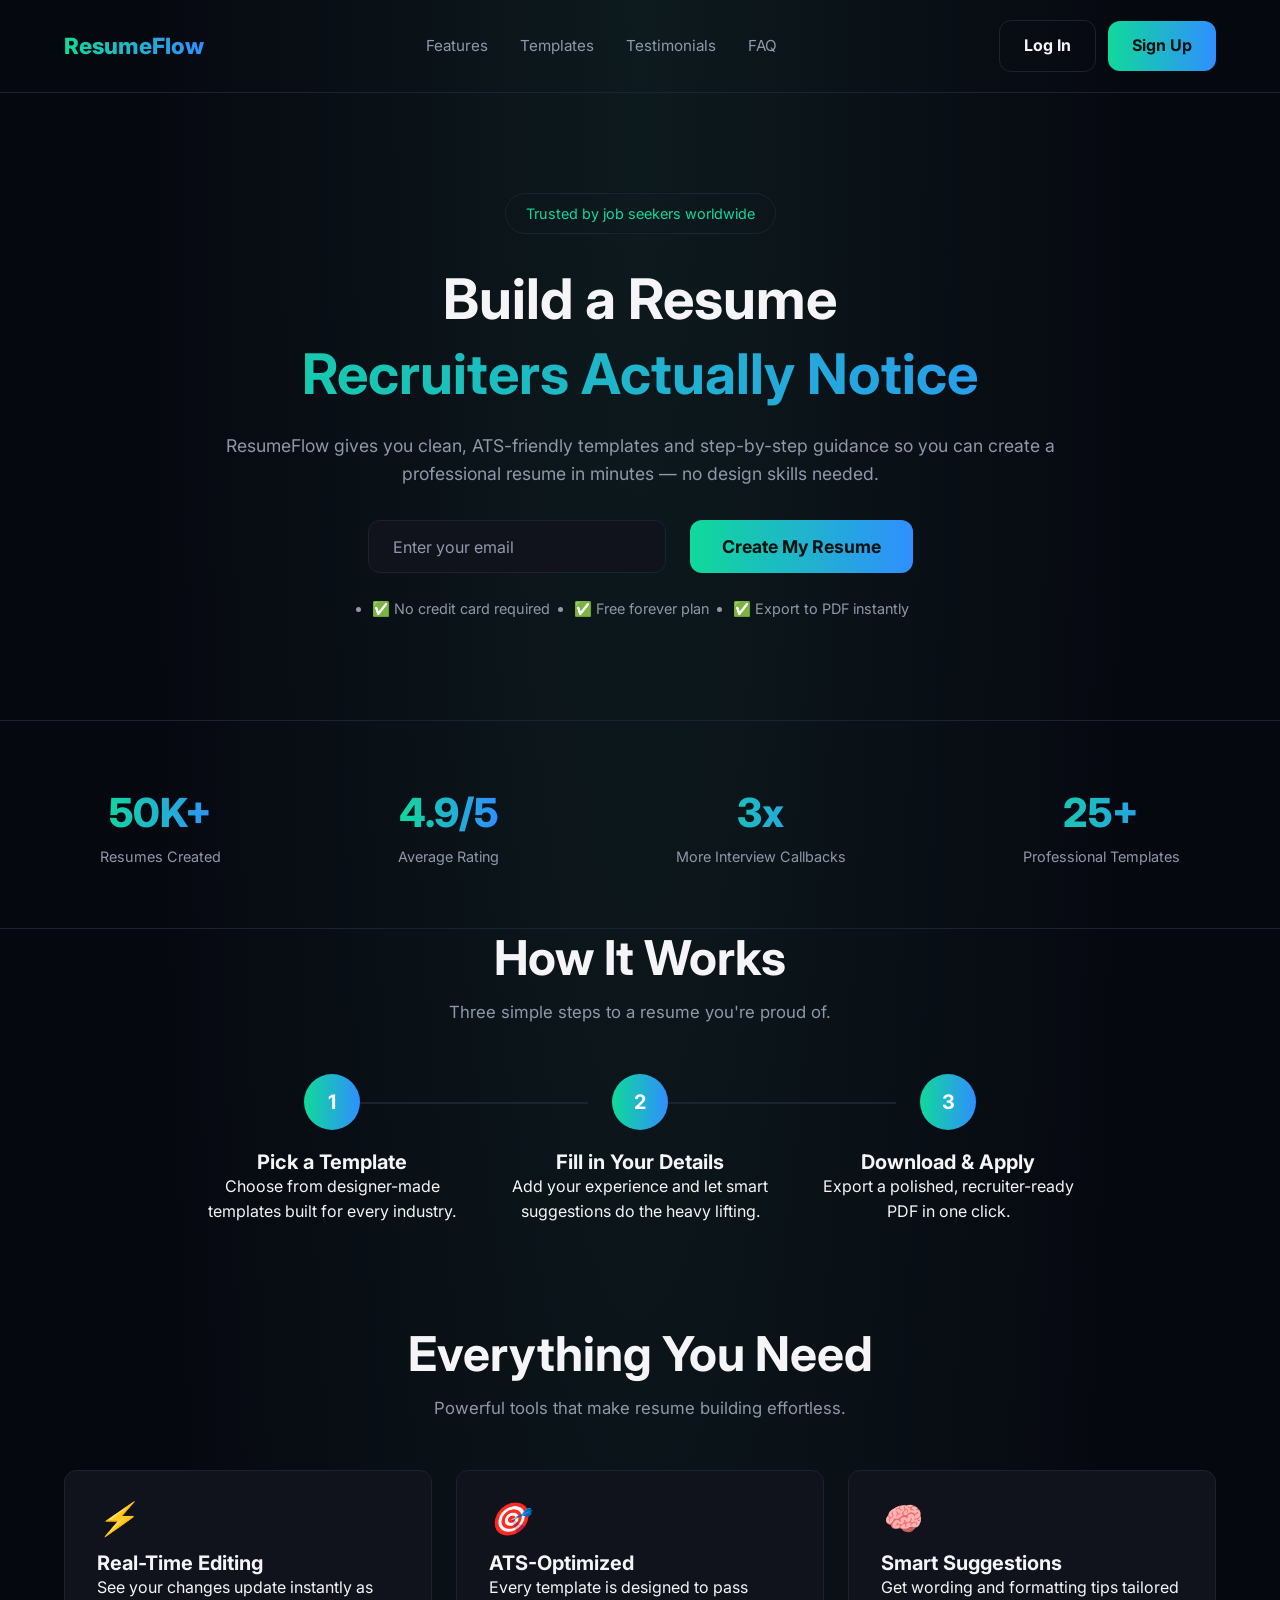
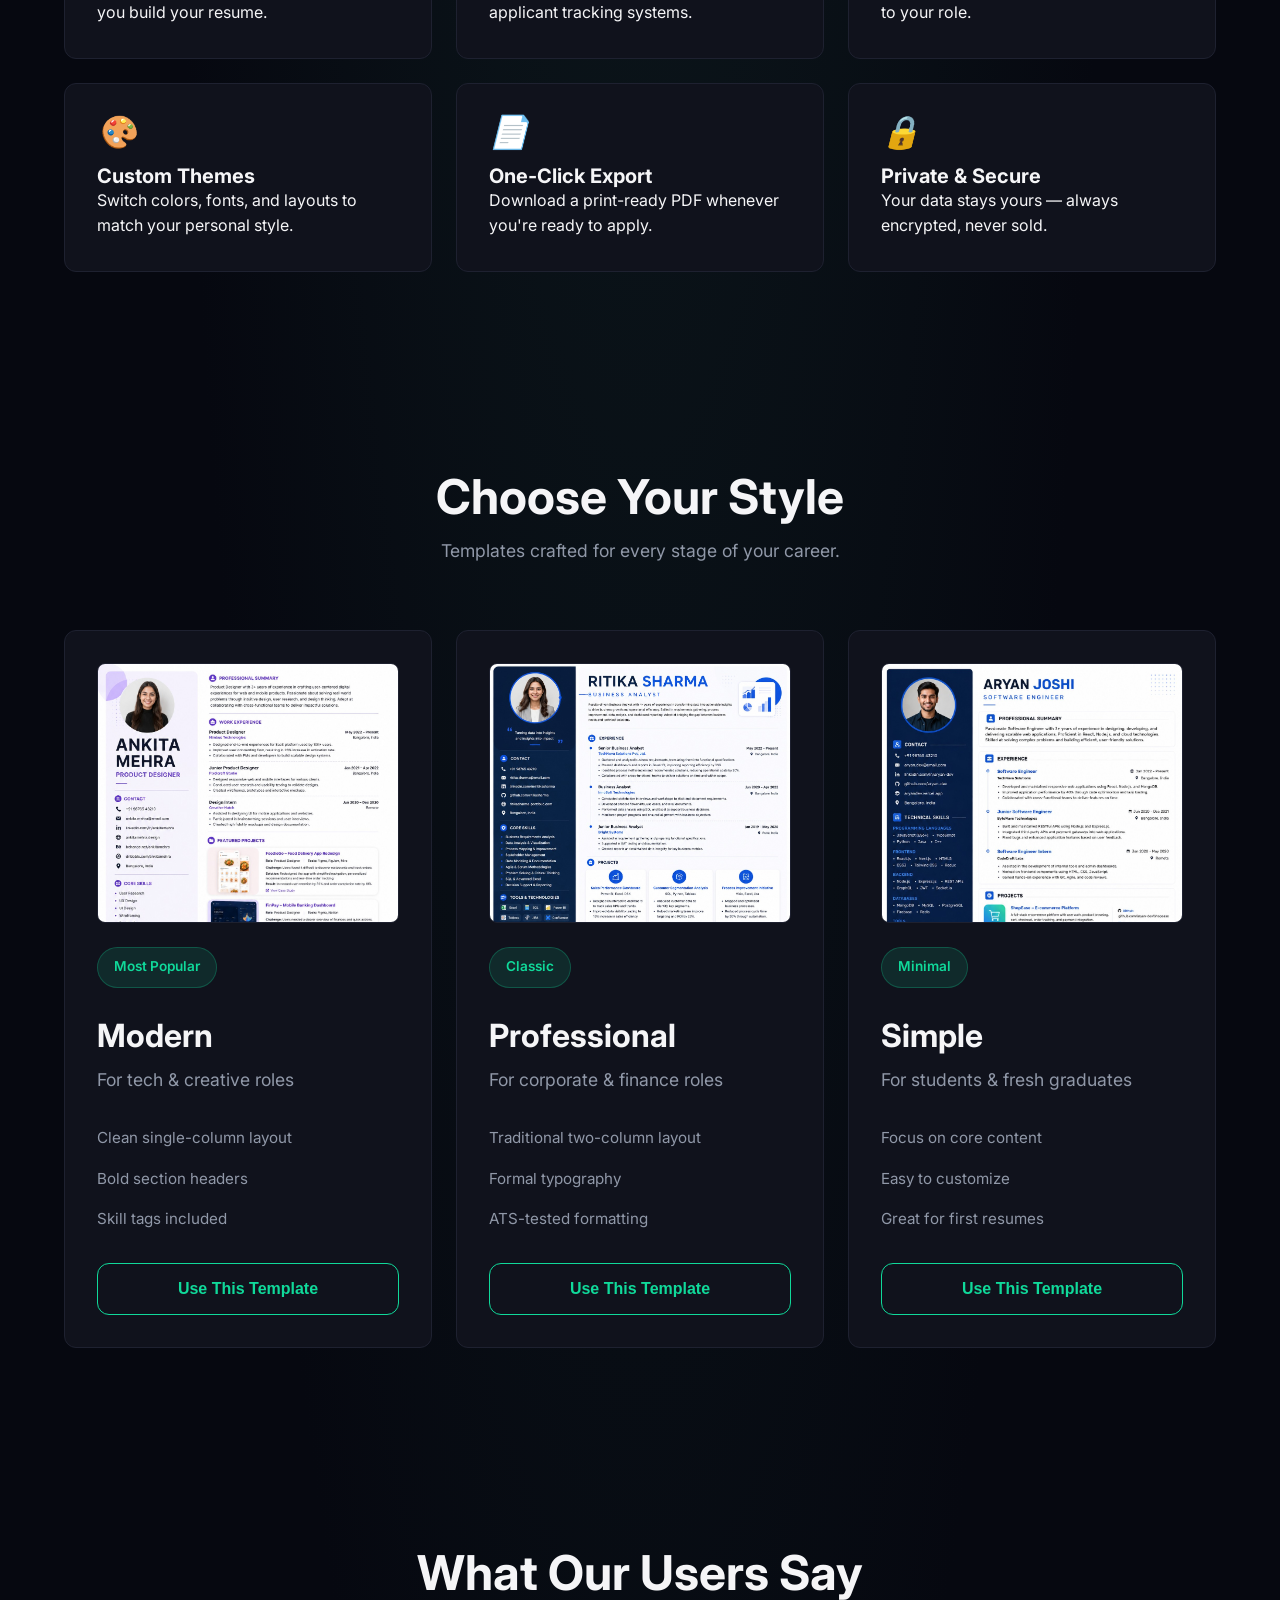
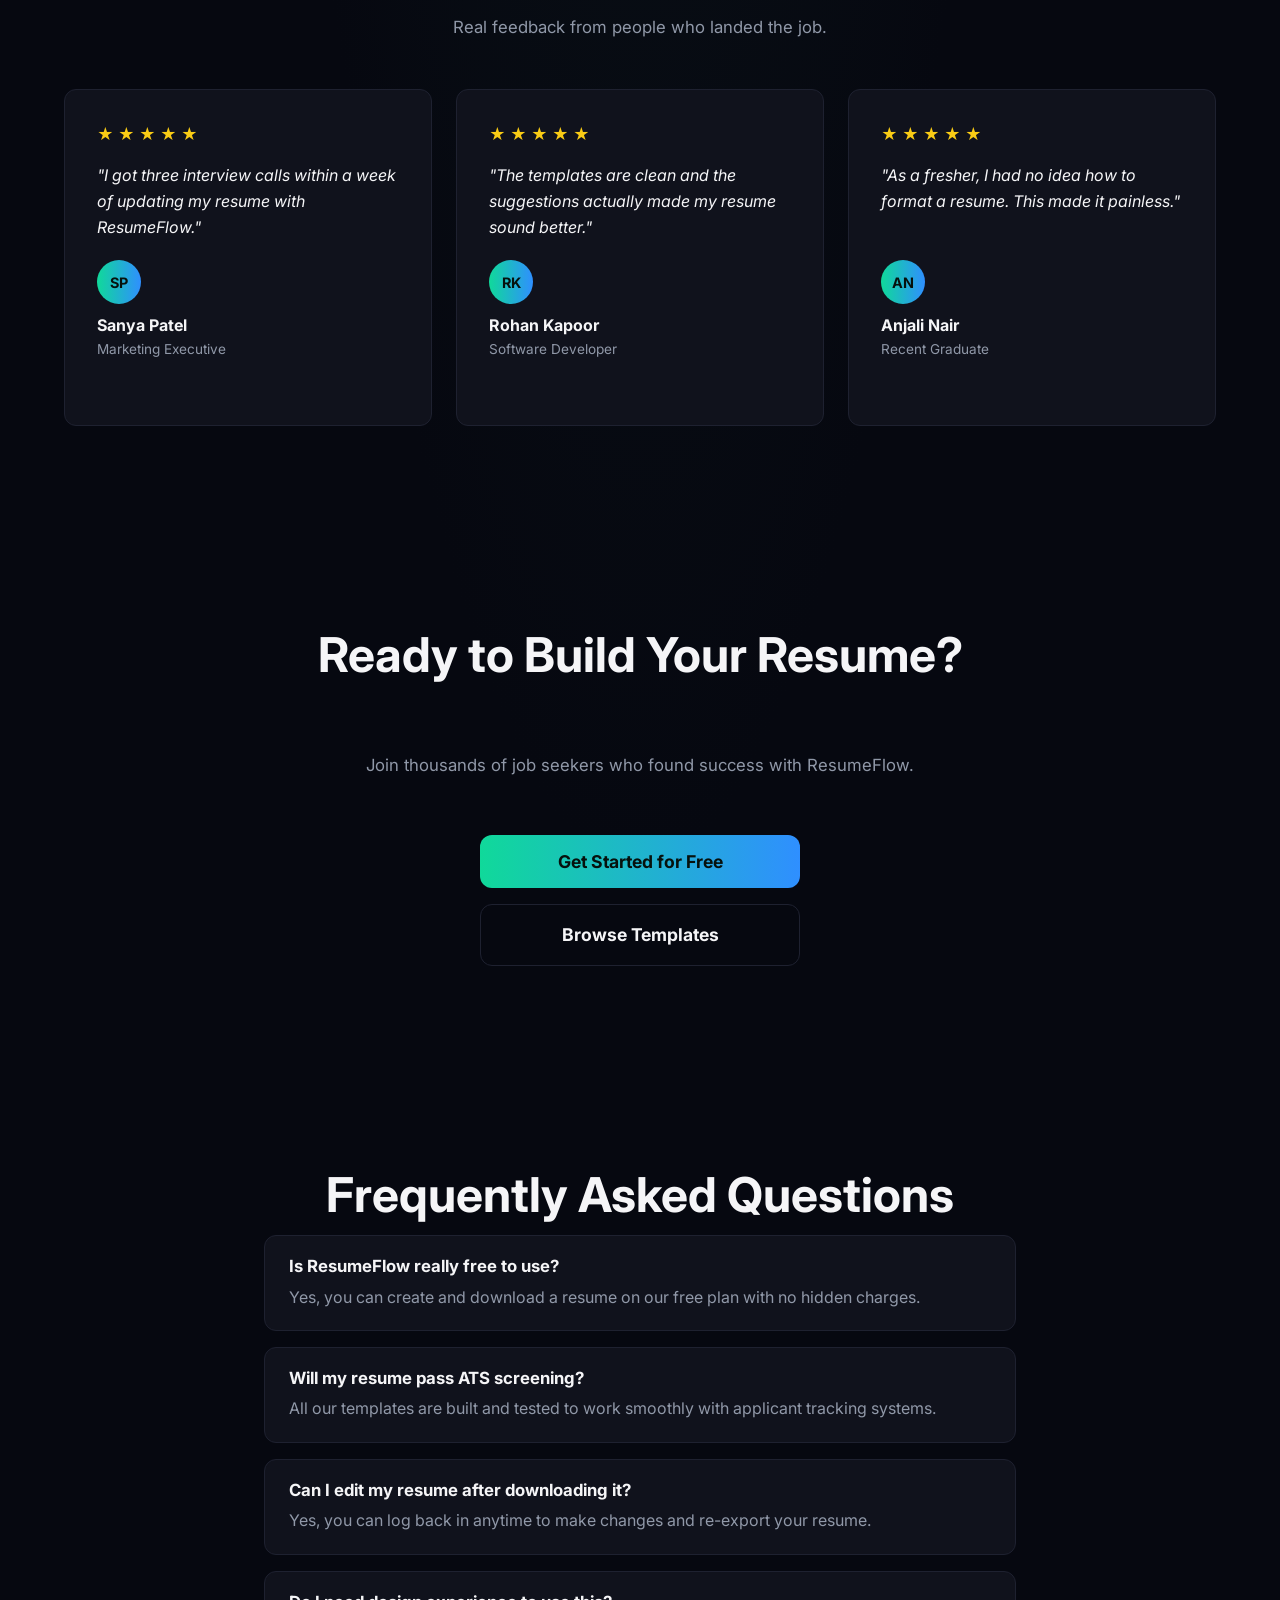
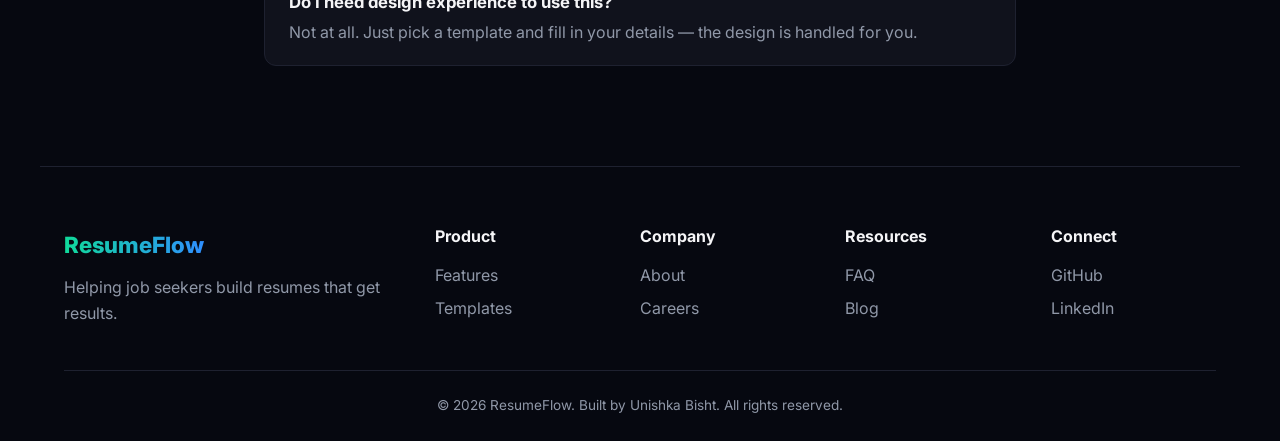
<file: index.html>
<!DOCTYPE html>
<html lang="en">

<head>
    <meta charset="UTF-8" />
    <meta name="viewport" content="width=device-width, initial-scale=1.0" />
    <title>ResumeFlow — Build a Resume That Gets You Hired</title>
    <meta name="description" content="ResumeFlow helps you create ATS-friendly, professional resumes in minutes with smart templates and real-time guidance." />
    <link rel="preconnect" href="https://fonts.googleapis.com">
    <link href="https://fonts.googleapis.com/css2?family=Inter:wght@400;600;700;800&display=swap" rel="stylesheet">
    <link rel="stylesheet" href="styles.css" />
</head>

<body>

    <header class="navbar">
        <nav class="nav container">
            <a href="#" class="logo">ResumeFlow</a>
            <ul class="nav-links">
                <li><a href="#features">Features</a></li>
                <li><a href="#templates">Templates</a></li>
                <li><a href="#testimonials">Testimonials</a></li>
                <li><a href="#faq">FAQ</a></li>
            </ul>
            <p class="nav-cta">
                <a href="login.html" class="btn btn-outline">Log In</a>
                <a href="signup.html" class="btn btn-primary">Sign Up</a>
            </p>
        </nav>
    </header>

    <!-- HERO -->
    <section class="hero container" id="hero">
        <p class="hero-badge">Trusted by job seekers worldwide</p>
        <h1>
            Build a Resume<br />
            <strong class="heading-gradient">Recruiters Actually Notice</strong>
        </h1>
        <p class="hero-subtext">
            ResumeFlow gives you clean, ATS-friendly templates and step-by-step guidance
            so you can create a professional resume in minutes — no design skills needed.
        </p>
        <form class="hero-form" onsubmit="return false;">
            <label for="email" class="visually-hidden">Enter your email</label>
            <input type="email" id="email" name="email" placeholder="Enter your email" required />
            <button type="submit" class="btn btn-primary btn-lg">Create My Resume</button>
        </form>
        <ul class="reassurance">
            <li>✅ No credit card required</li>
            <li>✅ Free forever plan</li>
            <li>✅ Export to PDF instantly</li>
        </ul>
    </section>

    <!-- STATS -->
    <section class="stats">
        <dl class="stat-item">
            <dt>50K+</dt>
            <dd>Resumes Created</dd>
        </dl>
        <dl class="stat-item">
            <dt>4.9/5</dt>
            <dd>Average Rating</dd>
        </dl>
        <dl class="stat-item">
            <dt>3x</dt>
            <dd>More Interview Callbacks</dd>
        </dl>
        <dl class="stat-item">
            <dt>25+</dt>
            <dd>Professional Templates</dd>
        </dl>
    </section>

    <!-- HOW IT WORKS -->
    <section class="how-it-works container">
        <h2>How It Works</h2>
        <p class="section-subtext">Three simple steps to a resume you're proud of.</p>
        <ol class="steps-list">
            <li class="step-card">
                <h3>Pick a Template</h3>
                <p>Choose from designer-made templates built for every industry.</p>
            </li>
            <li class="step-card">
                <h3>Fill in Your Details</h3>
                <p>Add your experience and let smart suggestions do the heavy lifting.</p>
            </li>
            <li class="step-card">
                <h3>Download & Apply</h3>
                <p>Export a polished, recruiter-ready PDF in one click.</p>
            </li>
        </ol>
    </section>

    <!-- FEATURES -->
    <section class="features container" id="features">
        <h2>Everything You Need</h2>
        <p class="section-subtext">Powerful tools that make resume building effortless.</p>
        <ul class="card-grid card-grid-3">
            <li class="card">
                <i class="card-icon">⚡</i>
                <h3>Real-Time Editing</h3>
                <p>See your changes update instantly as you build your resume.</p>
            </li>
            <li class="card">
                <i class="card-icon">🎯</i>
                <h3>ATS-Optimized</h3>
                <p>Every template is designed to pass applicant tracking systems.</p>
            </li>
            <li class="card">
                <i class="card-icon">🧠</i>
                <h3>Smart Suggestions</h3>
                <p>Get wording and formatting tips tailored to your role.</p>
            </li>
            <li class="card">
                <i class="card-icon">🎨</i>
                <h3>Custom Themes</h3>
                <p>Switch colors, fonts, and layouts to match your personal style.</p>
            </li>
            <li class="card">
                <i class="card-icon">📄</i>
                <h3>One-Click Export</h3>
                <p>Download a print-ready PDF whenever you're ready to apply.</p>
            </li>
            <li class="card">
                <i class="card-icon">🔒</i>
                <h3>Private & Secure</h3>
                <p>Your data stays yours — always encrypted, never sold.</p>
            </li>
        </ul>
    </section>

    <!-- TEMPLATES -->
    <section id="templates">
        <h2>Choose Your Style</h2>
        <p>Templates crafted for every stage of your career.</p>
        <ul class="card-grid card-grid-3">
            <li class="template-card">
                <img src="../images/1.jpeg" alt="Modern resume template preview" class="template-preview" />
                <mark class="badge">Most Popular</mark>
                <h3>Modern</h3>
                <p class="role">For tech & creative roles</p>
                <ul class="details">
                    <li>Clean single-column layout</li>
                    <li>Bold section headers</li>
                    <li>Skill tags included</li>
                </ul>
                <button type="button">Use This Template</button>
            </li>
            <li class="template-card">
                <img src="../images/2.jpeg" alt="Professional resume template preview" class="template-preview" />
                <mark class="badge">Classic</mark>
                <h3>Professional</h3>
                <p class="role">For corporate & finance roles</p>
                <ul class="details">
                    <li>Traditional two-column layout</li>
                    <li>Formal typography</li>
                    <li>ATS-tested formatting</li>
                </ul>
                <button type="button">Use This Template</button>
            </li>
            <li class="template-card">
                <img src="../images/3.jpeg" alt="Simple resume template preview" class="template-preview" />
                <mark class="badge">Minimal</mark>
                <h3>Simple</h3>
                <p class="role">For students & fresh graduates</p>
                <ul class="details">
                    <li>Focus on core content</li>
                    <li>Easy to customize</li>
                    <li>Great for first resumes</li>
                </ul>
                <button type="button">Use This Template</button>
            </li>
        </ul>
    </section>

    <!-- TESTIMONIALS -->
    <section class="testimonials container" id="testimonials">
        <h2>What Our Users Say</h2>
        <p class="section-subtext">Real feedback from people who landed the job.</p>
        <ul class="card-grid card-grid-3">
            <li class="card testimonial-card">
                <p class="stars">★★★★★</p>
                <p class="quote">"I got three interview calls within a week of updating my resume with ResumeFlow."</p>
                <b class="avatar">SP</b>
                <h3>Sanya Patel</h3>
                <p class="role">Marketing Executive</p>
            </li>
            <li class="card testimonial-card">
                <p class="stars">★★★★★</p>
                <p class="quote">"The templates are clean and the suggestions actually made my resume sound better."</p>
                <b class="avatar">RK</b>
                <h3>Rohan Kapoor</h3>
                <p class="role">Software Developer</p>
            </li>
            <li class="card testimonial-card">
                <p class="stars">★★★★★</p>
                <p class="quote">"As a fresher, I had no idea how to format a resume. This made it painless."</p>
                <b class="avatar">AN</b>
                <h3>Anjali Nair</h3>
                <p class="role">Recent Graduate</p>
            </li>
        </ul>
    </section>

    <!-- CTA BAND -->
    <section class="cta-band">
        <h2>Ready to Build Your Resume?</h2>
        <p class="section-subtext">Join thousands of job seekers who found success with ResumeFlow.</p>
        <button type="button" class="btn btn-primary btn-lg" data-open-modal="registerModal">Get Started for Free</button>
        <a href="#templates" class="btn btn-outline btn-lg">Browse Templates</a>
    </section>

    <!-- FAQ -->
    <section class="faq" id="faq">
        <h2>Frequently Asked Questions</h2>
        <ul class="faq-list">
            <li class="faq-item">
                <h3>Is ResumeFlow really free to use?</h3>
                <p>Yes, you can create and download a resume on our free plan with no hidden charges.</p>
            </li>
            <li class="faq-item">
                <h3>Will my resume pass ATS screening?</h3>
                <p>All our templates are built and tested to work smoothly with applicant tracking systems.</p>
            </li>
            <li class="faq-item">
                <h3>Can I edit my resume after downloading it?</h3>
                <p>Yes, you can log back in anytime to make changes and re-export your resume.</p>
            </li>
            <li class="faq-item">
                <h3>Do I need design experience to use this?</h3>
                <p>Not at all. Just pick a template and fill in your details — the design is handled for you.</p>
            </li>
        </ul>
    </section>

    <!-- FOOTER -->
    <footer class="footer container">
        <section class="footer-grid">
            <section class="footer-brand">
                <a href="#" class="logo">ResumeFlow</a>
                <p>Helping job seekers build resumes that get results.</p>
            </section>
            <nav class="footer-col">
                <h4>Product</h4>
                <ul>
                    <li><a href="#features">Features</a></li>
                    <li><a href="#templates">Templates</a></li>
                </ul>
            </nav>
            <nav class="footer-col">
                <h4>Company</h4>
                <ul>
                    <li><a href="#">About</a></li>
                    <li><a href="#">Careers</a></li>
                </ul>
            </nav>
            <nav class="footer-col">
                <h4>Resources</h4>
                <ul>
                    <li><a href="#faq">FAQ</a></li>
                    <li><a href="#">Blog</a></li>
                </ul>
            </nav>
            <nav class="footer-col">
                <h4>Connect</h4>
                <ul>
                    <li><a href="https://github.com/Unishkabisht" target="_blank" rel="noopener">GitHub</a></li>
                    <li><a href="#">LinkedIn</a></li>
                </ul>
            </nav>
        </section>
        <p class="copyright">© <time id="year"></time> ResumeFlow. Built by Unishka Bisht. All rights reserved.</p>
    </footer>

    <script src="script.js"></script>
</body>

</html>
</file>
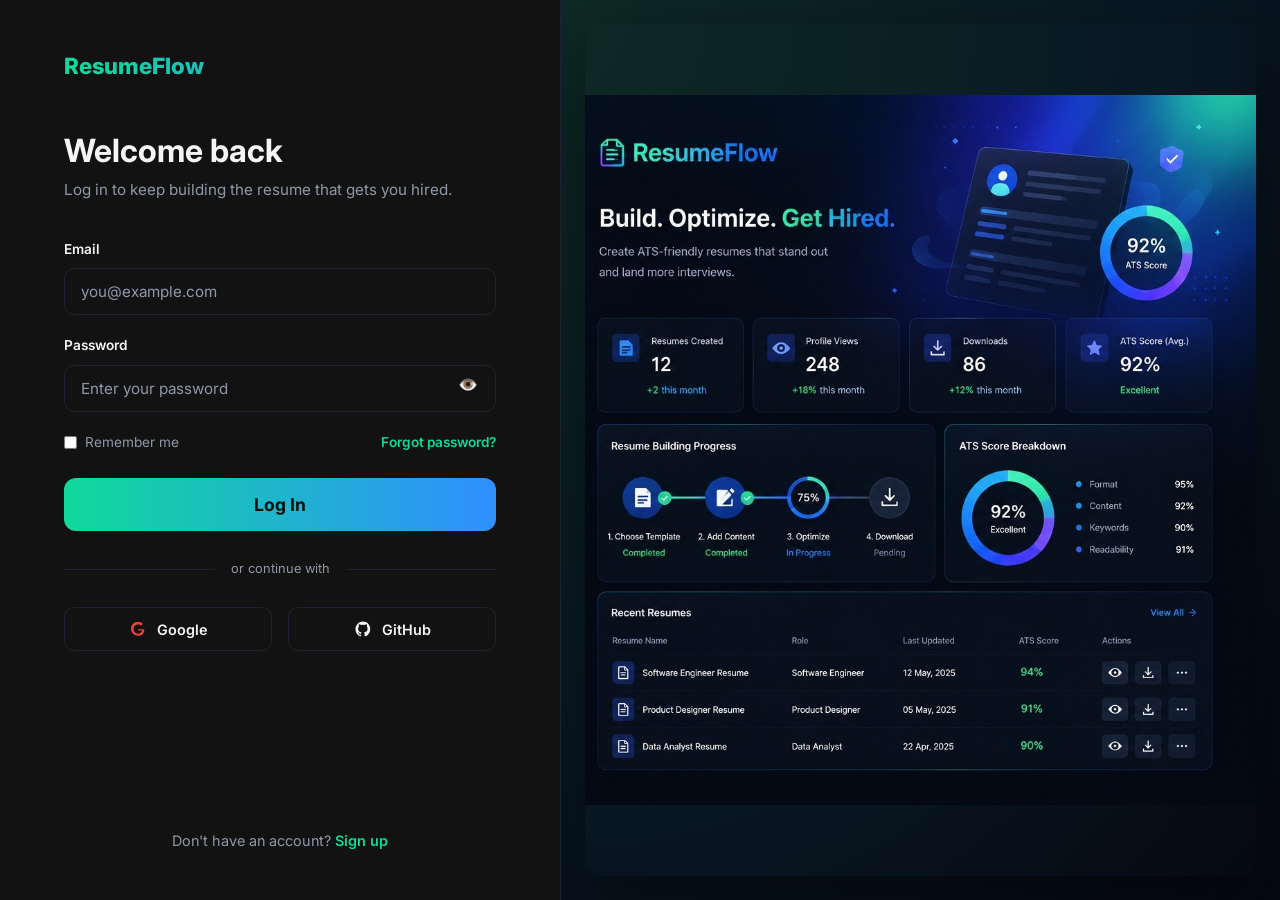
<file: login.html>
<!DOCTYPE html>
<html lang="en">

<head>
    <meta charset="UTF-8" />
    <meta name="viewport" content="width=device-width, initial-scale=1.0" />
    <title>Log In — ResumeFlow</title>
    <meta name="description" content="Log in to your ResumeFlow account." />
    <link rel="preconnect" href="https://fonts.googleapis.com">
    <link href="https://fonts.googleapis.com/css2?family=Inter:wght@400;600;700;800&display=swap" rel="stylesheet">
    <link rel="stylesheet" href="styles.css" />
</head>

<body>

    <main class="auth-page">
        <section class="auth-form-side">
            <a href="index.html" class="logo auth-logo">ResumeFlow</a>

            <h1 class="modal-title">Welcome back</h1>
            <p class="modal-subtitle">Log in to keep building the resume that gets you hired.</p>

            <form class="auth-form" onsubmit="return false;">
                <p class="form-field">
                    <label for="login-email">Email</label>
                    <input type="email" id="login-email" name="email" placeholder="you@example.com" required />
                </p>

                <p class="form-field password-field">
                    <label for="login-password">Password</label>
                    <input type="password" id="login-password" name="password" placeholder="Enter your password" required />
                    <button type="button" class="toggle-password" data-target="login-password" aria-label="Show password">👁️</button>
                </p>

                <p class="form-row">
                    <label class="remember-me">
                        <input type="checkbox" name="remember" />
                        Remember me
                    </label>
                    <a href="#">Forgot password?</a>
                </p>

                <button type="submit" class="btn btn-primary btn-lg">Log In</button>
            </form>

            <p class="auth-divider">or continue with</p>

            <p class="social-row">
                <button type="button" class="btn-social">
                    <svg viewBox="0 0 24 24"><path fill="#EA4335" d="M12 10.2v3.9h5.5c-.25 1.4-1.7 4.1-5.5 4.1-3.3 0-6-2.7-6-6.1s2.7-6.1 6-6.1c1.9 0 3.1.8 3.9 1.5l2.6-2.5C16.9 3.4 14.7 2.4 12 2.4 6.9 2.4 2.7 6.6 2.7 11.7S6.9 21 12 21c6.9 0 8.3-4.8 8.3-7.4 0-.5 0-.9-.1-1.4H12z"/></svg>
                    Google
                </button>
                <button type="button" class="btn-social">
                    <svg viewBox="0 0 24 24"><path fill="currentColor" d="M12 2C6.5 2 2 6.6 2 12.2c0 4.5 2.9 8.3 6.8 9.6.5.1.7-.2.7-.5v-1.7c-2.8.6-3.4-1.3-3.4-1.3-.4-1.2-1.1-1.5-1.1-1.5-.9-.6.1-.6.1-.6 1 .1 1.5 1 1.5 1 .9 1.6 2.3 1.1 2.9.8.1-.7.4-1.1.6-1.4-2.2-.3-4.6-1.2-4.6-5.2 0-1.1.4-2 1-2.8-.1-.3-.5-1.4.1-2.9 0 0 .8-.3 2.7 1a9 9 0 0 1 5 0c1.9-1.3 2.7-1 2.7-1 .6 1.5.2 2.6.1 2.9.6.8 1 1.7 1 2.8 0 4-2.4 4.9-4.7 5.2.4.3.7.9.7 1.9v2.8c0 .3.2.6.7.5 3.9-1.3 6.8-5.1 6.8-9.6C22 6.6 17.5 2 12 2Z"/></svg>
                    GitHub
                </button>
            </p>

            <p class="auth-switch">Don't have an account? <a href="signup.html">Sign up</a></p>
        </section>

        <section class="auth-image-side">
            <img src="../images/resume.jpeg" alt="ResumeFlow dashboard preview" />
        </section>
    </main>

    <script src="script.js"></script>
</body>

</html>
</file>
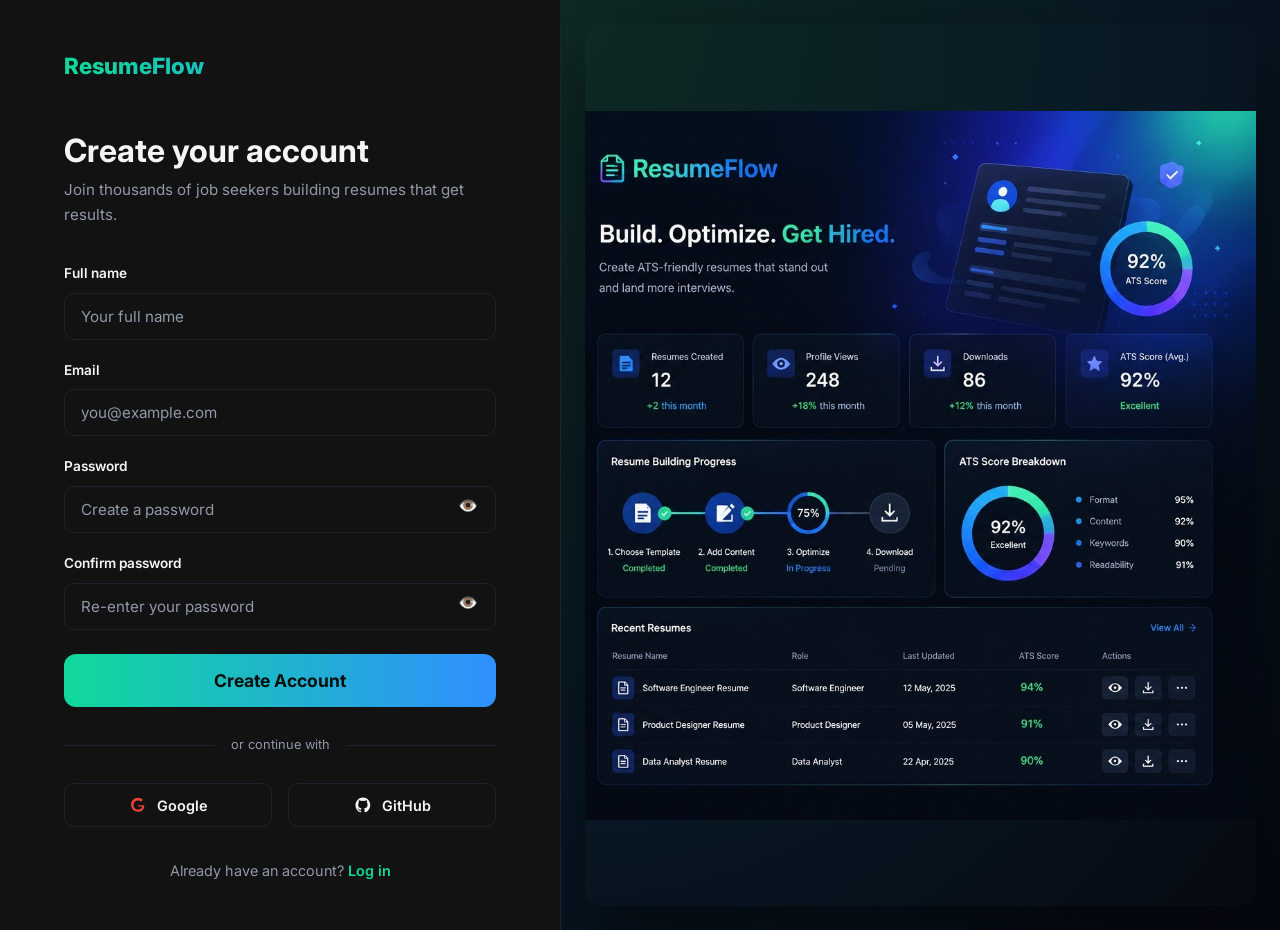
<file: signup.html>
<!DOCTYPE html>
<html lang="en">

<head>
    <meta charset="UTF-8" />
    <meta name="viewport" content="width=device-width, initial-scale=1.0" />
    <title>Sign Up — ResumeFlow</title>
    <meta name="description" content="Create your ResumeFlow account." />
    <link rel="preconnect" href="https://fonts.googleapis.com">
    <link href="https://fonts.googleapis.com/css2?family=Inter:wght@400;600;700;800&display=swap" rel="stylesheet">
    <link rel="stylesheet" href="styles.css" />
</head>

<body>

    <main class="auth-page">
        <section class="auth-form-side">
            <a href="index.html" class="logo auth-logo">ResumeFlow</a>

            <h1 class="modal-title">Create your account</h1>
            <p class="modal-subtitle">Join thousands of job seekers building resumes that get results.</p>

            <form class="auth-form" onsubmit="return false;">
                <p class="form-field">
                    <label for="register-name">Full name</label>
                    <input type="text" id="register-name" name="fullname" placeholder="Your full name" required />
                </p>

                <p class="form-field">
                    <label for="register-email">Email</label>
                    <input type="email" id="register-email" name="email" placeholder="you@example.com" required />
                </p>

                <p class="form-field password-field">
                    <label for="register-password">Password</label>
                    <input type="password" id="register-password" name="password" placeholder="Create a password" required />
                    <button type="button" class="toggle-password" data-target="register-password" aria-label="Show password">👁️</button>
                </p>

                <p class="form-field password-field">
                    <label for="register-confirm-password">Confirm password</label>
                    <input type="password" id="register-confirm-password" name="confirm-password" placeholder="Re-enter your password" required />
                    <button type="button" class="toggle-password" data-target="register-confirm-password" aria-label="Show password">👁️</button>
                </p>

                <button type="submit" class="btn btn-primary btn-lg">Create Account</button>
            </form>

            <p class="auth-divider">or continue with</p>

            <p class="social-row">
                <button type="button" class="btn-social">
                    <svg viewBox="0 0 24 24"><path fill="#EA4335" d="M12 10.2v3.9h5.5c-.25 1.4-1.7 4.1-5.5 4.1-3.3 0-6-2.7-6-6.1s2.7-6.1 6-6.1c1.9 0 3.1.8 3.9 1.5l2.6-2.5C16.9 3.4 14.7 2.4 12 2.4 6.9 2.4 2.7 6.6 2.7 11.7S6.9 21 12 21c6.9 0 8.3-4.8 8.3-7.4 0-.5 0-.9-.1-1.4H12z"/></svg>
                    Google
                </button>
                <button type="button" class="btn-social">
                    <svg viewBox="0 0 24 24"><path fill="currentColor" d="M12 2C6.5 2 2 6.6 2 12.2c0 4.5 2.9 8.3 6.8 9.6.5.1.7-.2.7-.5v-1.7c-2.8.6-3.4-1.3-3.4-1.3-.4-1.2-1.1-1.5-1.1-1.5-.9-.6.1-.6.1-.6 1 .1 1.5 1 1.5 1 .9 1.6 2.3 1.1 2.9.8.1-.7.4-1.1.6-1.4-2.2-.3-4.6-1.2-4.6-5.2 0-1.1.4-2 1-2.8-.1-.3-.5-1.4.1-2.9 0 0 .8-.3 2.7 1a9 9 0 0 1 5 0c1.9-1.3 2.7-1 2.7-1 .6 1.5.2 2.6.1 2.9.6.8 1 1.7 1 2.8 0 4-2.4 4.9-4.7 5.2.4.3.7.9.7 1.9v2.8c0 .3.2.6.7.5 3.9-1.3 6.8-5.1 6.8-9.6C22 6.6 17.5 2 12 2Z"/></svg>
                    GitHub
                </button>
            </p>

            <p class="auth-switch">Already have an account? <a href="login.html">Log in</a></p>
        </section>

        <section class="auth-image-side">
            <img src="../images/resume.jpeg" alt="ResumeFlow dashboard preview" />
        </section>
    </main>

    <script src="script.js"></script>
</body>

</html>
</file>
<file: styles.css>
* {
    margin: 0;
    padding: 0;
    box-sizing: border-box;
}

:root {
    --bg-color: #121212;
    --surface-color: #10121c;
    --text-color: #f5f5f7;
    --text-muted: #9098a8;
    --accent-green: #10d99a;
    --accent-blue: #2f8fff;
    --accent-gradient: linear-gradient(90deg, var(--accent-green), var(--accent-blue));
    --border-color: #1e2130;
    --radius: 12px;
    --max-width: 1200px;
    --font-family: 'Inter', sans-serif;
}


body {
    font-family: var(--font-family);
    background: radial-gradient(ellipse at top, #0d1a1e 0%, #060810 55%);
    background-color: var(--bg-color);
    color: var(--text-color);
    line-height: 1.6;
}

.container {
    max-width: var(--max-width);
    margin: 0 auto;
    padding: 0 24px;
}

h1,
h2,
h3,
h4 {
    font-weight: 700;
    line-height: 1.2;
    color: var(--text-color);
}


h1 {
    font-size: 4rem;
   

}

h2 {
    font-size: 3rem;
    margin-bottom: 12px;
    text-align: center;
}

.section-subtext {
    text-align: center;
    color: var(--text-muted);
    font-size: 1.05rem;
    margin-bottom: 48px;
}

h3 {
    font-size: 1.25rem;
     color: var(white);
}

a {
    color: inherit;
    text-decoration: none;
}

.btn {
    display: inline-block;
    padding: 12px 24px;
    border-radius: 12px;
    font-weight: 600;
    transition: background-color 0.2s ease;
    cursor: pointer;
    border: none;
    font-family: var(--font-family);
}

.btn-primary {
    background: var(--accent-gradient);
    color: #06110d;
    font-weight: 700;
}

.btn-primary:hover {
    filter: brightness(1.04);
    box-shadow: 0 8px 20px rgba(53, 230, 174, 0.35);
    transform: translateY(-2px);
}

.btn-lg {
    padding: 16px 32px;
    font-size: 1.1rem;
}

.btn-outline {
    background: transparent;
    color: var(--text-color);
    border: 1px solid var(--border-color);
    font-weight: 700;
}

.btn-outline:hover {
    border-color: var(--accent-green);
}

.navbar {
    border-bottom: 1px solid var(--border-color);
    padding: 20px 0;
}

.nav {
    display: flex;
    align-items: center;
    justify-content: space-between;
    flex-wrap: wrap;
    gap: 16px;
}

.logo {
    font-weight: 800;
    font-size: 1.4rem;
    background: var(--accent-gradient);
    -webkit-background-clip: text;
    background-clip: text;
    color: transparent;
}

.nav-links {
    display: flex;
    list-style: none;
    gap: 32px;
}

.nav-links a {
    color: var(--text-muted);
    font-size: 0.95rem;
}

.nav-links a:hover {
    color: var(--accent-green);
}

.hero {
    text-align: center;
    padding: 100px 24px;
}

.hero-badge {
    display: inline-flex;
    align-items: center;
    gap: 8px;
    padding: 8px 20px;
    border: 1px solid var(--border-color);
    border-radius: 999px;
    color: var(--accent-green);
    font-size: 0.9rem;
    margin-bottom: 32px;
}

.badge-dot {
    width: 8px;
    height: 8px;
    border-radius: 50%;
    background-color: var(--accent-green);
    display: inline-block;
}

.hero h1 {
    display: flex;
    flex-direction: column;
    gap: 8px;
    font-size: 3.5rem;
}

.heading-white {
    color: var(--text-color);
}

.heading-gradient {
    background: var(--accent-gradient);
    -webkit-background-clip: text;
    background-clip: text;
    color: transparent;
}

.hero-subtext {
    max-width: 900px;
    margin: 24px auto;
    color: var(--text-muted);
    font-size: 1.1rem;
}

.hero-form {
    display: flex;
    justify-content: center;
    gap: 24px;
    flex-wrap: wrap;
    margin-top: 32px;
}

.hero-form input {
    background-color: var(--surface-color);
    border: 1px solid var(--border-color);
    border-radius: 12px;
    padding: 14px 24px;
    color: var(--text-color);
    font-family: var(--font-family);
    font-size: 1rem;
    min-width: 260px;
}

.hero-form input::placeholder {
    color: var(--text-muted);
}

.visually-hidden {
    position: absolute;
    width: 1px;
    height: 1px;
    overflow: hidden;
    clip: rect(0, 0, 0, 0);
    white-space: nowrap;
}

.reassurance {
    margin-top: 24px;
    display: flex;
    justify-content: center;
    gap: 24px;
    flex-wrap: wrap;
    color: var(--text-muted);
    font-size: 0.9rem;
}

.stats {
    display: flex;
    flex-wrap: wrap;
    justify-content: space-around;
    gap: 24px;
    padding: 60px 24px;
    border-top: 1px solid var(--border-color);
    border-bottom: 1px solid var(--border-color);
}

.stat-item {
    margin: 0;
    padding: 0;
    text-align: center;
}

.stat-item dt {
    display: block;
    font-size: 2.5rem;
    font-weight: 800;
    margin: 0;
    background: var(--accent-gradient);
    -webkit-background-clip: text;
    background-clip: text;
    color: transparent;
}

.stat-item dd {
    margin: 0;
    color: var(--text-muted);
    font-size: 0.9rem;
}

.steps-list {
    list-style: none;
    counter-reset: step;
    display: flex;
    justify-content: space-between;
    gap: 24px;
    max-width: 900px;
    margin: 0 auto;
}

.step-card {
    counter-increment: step;
    position: relative;
    flex: 1;
    text-align: center;
    padding-top: 76px;
}

.step-card::before {
    content: counter(step);
    position: absolute;
    top: 0;
    left: 50%;
    transform: translateX(-50%);
    display: flex;
    align-items: center;
    justify-content: center;
    width: 56px;
    height: 56px;
    border-radius: 50%;
    background: var(--accent-gradient);
    color: #fff;
    font-weight: 700;
    font-size: 1.25rem;
    z-index: 2;
}

.step-card:not(:last-child)::after {
    content: "";
    position: absolute;
    top: 28px;
    left: calc(50% + 28px);
    width: calc(100% - 56px);
    height: 2px;
    background-color: var(--border-color);
    z-index: 1;
}

.card-grid {
    list-style: none;
    margin: 0;
    padding: 0;
    display: grid;
    grid-template-columns: repeat(3, 1fr);
    grid-auto-rows: 1fr;
    gap: 24px;
}

.card-grid-3 {
    grid-template-columns: repeat(3, 1fr);
}

.card-grid-2 {
    grid-template-columns: repeat(2, 1fr);
    width: 100%;
}

.card {
    display: flex;
    flex-direction: column;
    height: 100%;
    background-color: var(--surface-color);
    border: 1px solid var(--border-color);
    border-radius: var(--radius);
    padding: 32px;
}

.features,
.templates,
.testimonials,
.faq,
.cta-band {
    padding: 100px 24px;
}

.card-icon {
    font-size: 2rem;
    line-height: 1;
    margin-bottom: 16px;
}

.card:hover {
    filter: brightness(1.04);
    box-shadow: 0 8px 20px rgba(53, 230, 174, 0.35);
    transform: translateY(-2px);
}

#templates {
    padding: 6rem 5%;
    text-align: center;
}

#templates>p {
    color: var(--text-muted);
    font-size: 1.1rem;
    margin-bottom: 4rem;
}

.template-card {
    background: var(--surface-color);
    border: 1px solid var(--border-color);
    border-radius: var(--radius);
    padding: 2rem;
    text-align: left;
    transition: .35s ease;
    overflow: hidden;
}

.template-preview {
    width: 100%;
    height: 260px;
    object-fit: cover;
    object-position: top;
    border-radius: 8px;
    margin-bottom: 1.5rem;
    border: 1px solid var(--border-color);
    display: block;
}

.template-card:hover {
    transform: translateY(-8px);
    border-color: var(--accent-green);
    box-shadow: 0 15px 35px rgba(0, 0, 0, .35);
}

.badge {
    display: inline-block;
    padding: .55rem 1rem;
    background: rgba(16, 217, 154, .12);
    color: var(--accent-green);
    border: 1px solid rgba(16, 217, 154, .25);
    border-radius: 50px;
    font-size: .85rem;
    font-weight: 600;
    margin-bottom: 1.8rem;
}

.template-card h3 {
    color: var(--text-color);
    font-size: 2rem;
    margin-bottom: .7rem;
}

.role {
    color: var(--text-muted);
    margin-bottom: 2rem;
    font-size: 1.1rem;
}

.details {
    list-style: none;
    padding: 0;
    margin: 0 0 2rem;
}

.details li {
    color: var(--text-muted);
    margin-bottom: 1rem;
    font-size: .95rem;
}

.template-card button {
    width: 100%;
    padding: 1rem;
    border: 1px solid var(--accent-green);
    border-radius: var(--radius);
    background: transparent;
    color: var(--accent-green);
    font-size: 1rem;
    font-weight: 600;
    cursor: pointer;
    transition: .3s;
}

.template-card button:hover {
    background: var(--accent-gradient);
    color: var(--bg-color);
    border-color: transparent;
}

.stars {
    color: #facc15;
    margin-bottom: 16px;
    letter-spacing: 4px;
}

.testimonial-card .quote {
    font-style: italic;
    color: var(--text-color);
    margin-bottom: 20px;
}

.avatar {
    width: 44px;
    height: 44px;
    border-radius: 50%;
    display: flex;
    align-items: center;
    justify-content: center;
    background: var(--accent-gradient);
    color: #06110d;
    font-weight: 700;
    font-size: 0.9rem;
    margin-top: auto;
    margin-bottom: 12px;
}

.testimonial-card h3 {
    font-size: 1rem;
    margin-bottom: 4px;
}

.testimonial-card .role {
    color: var(--text-muted);
    font-size: 0.85rem;
}

.testimonial-card {
    min-width: 0;
}

.cta-band {
    display: flex;
    flex-direction: column;
    align-items: center;
    gap: 16px;
    text-align: center;
}

.cta-band .section-subtext {
    max-width: 789px;
    margin: 40px auto;
    padding: 0 30px;
}

.cta-band .btn {
    width: 100%;
    max-width: 320px;
    margin: 0;
}

.faq {
    max-width: 800px;
    margin: 0 auto;
    padding: 100px 24px;
}

.faq-list {
    list-style: none;
    margin: 0;
    padding: 0;
    display: flex;
    flex-direction: column;
    gap: 16px;
}

.faq-item {
    border: 1px solid var(--border-color);
    border-radius: var(--radius);
    padding: 20px 24px;
    background-color: var(--surface-color);
    transition: border-color 0.25s ease, box-shadow 0.25s ease;
}

.faq-item:hover {
    border-color: var(--accent-green);
    box-shadow: 0 0 24px rgba(16, 217, 154, 0.15);
}

.faq-item h3 {
    font-size: 1.05rem;
    margin-bottom: 8px;
}

.faq-item p {
    color: var(--text-muted);
}

.footer {
    border-top: 1px solid var(--border-color);
    padding: 60px 24px 24px;
}

.footer-grid {
    display: grid;
    grid-template-columns: 2fr 1fr 1fr 1fr 1fr;
    gap: 40px;
    margin-bottom: 40px;
}

.footer-brand p {
    color: var(--text-muted);
    margin-top: 12px;
}

.footer-col h4 {
    margin-bottom: 16px;
    font-size: 1rem;
}

.footer-col ul {
    list-style: none;
    margin: 0;
    padding: 0;
}

.footer-col li {
    margin-bottom: 8px;
    color: var(--text-muted);
}

.copyright {
    text-align: center;
    color: var(--text-muted);
    font-size: 0.85rem;
    border-top: 1px solid var(--border-color);
    padding-top: 24px;
}

@media (max-width: 768px) {
    .hero h1 {
        font-size: 2rem;
    }

    h2 {
        font-size: 1.75rem;
    }

    .nav-links {
        display: none;
    }

    .card-grid,
    .card-grid-3,
    .card-grid-2 {
        grid-template-columns: 1fr;
    }

    .footer-grid {
        grid-template-columns: 1fr;
    }

    .hero {
        padding: 60px 24px;
    }

    .hero-badge {
        flex-wrap: wrap;
        max-width: 90%;
        text-align: center;
    }

    .hero-form {
        flex-direction: column;
        align-items: center;
    }

    .hero-form input {
        width: 100%;
        max-width: 320px;
    }

    .steps-list {
        flex-direction: column;
        align-items: center;
        gap: 48px;
    }

    .step-card:not(:last-child)::after {
        display: none;
    }
}

.nav-cta {
    display: flex;
    align-items: center;
    gap: 12px;
}

.modal-title {
    font-size: 2rem;
    color: var(--text-color);
    margin-bottom: 8px;
}

.modal-subtitle {
    color: var(--text-muted);
    font-size: 0.95rem;
    margin-bottom: 36px;
}

.auth-form {
    display: flex;
    flex-direction: column;
    gap: 20px;
}

.form-field {
    display: flex;
    flex-direction: column;
    gap: 8px;
}

.form-field label {
    font-size: 0.85rem;
    font-weight: 600;
    color: var(--text-color);
}

.form-field input {
    background-color: var(--bg-color);
    border: 1px solid var(--border-color);
    border-radius: 10px;
    padding: 13px 16px;
    color: var(--text-color);
    font-family: var(--font-family);
    font-size: 0.95rem;
    width: 100%;
    transition: border-color 0.2s ease;
}

.form-field input:focus {
    outline: none;
    border-color: var(--accent-green);
}

.form-field input::placeholder {
    color: var(--text-muted);
}

.password-field {
    position: relative;
}

.password-field input {
    padding-right: 44px;
}

.toggle-password {
    position: absolute;
    right: 14px;
    top: 38px;
    background: none;
    border: none;
    cursor: pointer;
    color: var(--text-muted);
    font-size: 1rem;
    line-height: 1;
    padding: 4px;
}

.toggle-password:hover {
    color: var(--accent-green);
}

.form-row {
    display: flex;
    align-items: center;
    justify-content: space-between;
    font-size: 0.85rem;
}

.remember-me {
    display: flex;
    align-items: center;
    gap: 8px;
    color: var(--text-muted);
}

.remember-me input {
    accent-color: var(--accent-green);
}

.form-row a,
.auth-switch a {
    color: var(--accent-green);
    font-weight: 600;
}

.form-row a:hover,
.auth-switch a:hover {
    text-decoration: underline;
}

.auth-form .btn {
    width: 100%;
    text-align: center;
    border: none;
    cursor: pointer;
    font-family: var(--font-family);
    margin-top: 4px;
}

.auth-divider {
    display: flex;
    align-items: center;
    gap: 16px;
    color: var(--text-muted);
    font-size: 0.8rem;
    margin: 28px 0;
}

.auth-divider::before,
.auth-divider::after {
    content: "";
    flex: 1;
    height: 1px;
    background-color: var(--border-color);
}

.social-row {
    display: flex;
    gap: 16px;
}

.btn-social {
    flex: 1;
    display: flex;
    align-items: center;
    justify-content: center;
    gap: 10px;
    padding: 12px;
    border: 1px solid var(--border-color);
    border-radius: 10px;
    background: transparent;
    color: var(--text-color);
    font-family: var(--font-family);
    font-weight: 600;
    font-size: 0.9rem;
    cursor: pointer;
    transition: border-color 0.2s ease, background-color 0.2s ease;
}

.btn-social:hover {
    border-color: var(--accent-green);
    background-color: rgba(16, 217, 154, 0.06);
}

.btn-social svg {
    width: 18px;
    height: 18px;
    flex-shrink: 0;
}

.auth-switch {
    margin-top: auto;
    padding-top: 32px;
    text-align: center;
    font-size: 0.9rem;
    color: var(--text-muted);
}

dialog.modal-box {
    display: none;
}

dialog.modal-box[open] {
    display: flex;
    position: fixed;
    top: 50%;
    left: 50%;
    transform: translate(-50%, -50%);
    margin: 0;
}

dialog.modal-box::backdrop {
    background: rgba(6, 8, 16, 0.75);
}

.modal-box {
    width: 100%;
    max-width: 440px;
    max-height: 90vh;
    overflow-y: auto;
    background-color: var(--surface-color);
    border: 1px solid var(--border-color);
    border-radius: 20px;
    padding: 44px 36px 36px;
    box-shadow: 0 30px 80px rgba(0, 0, 0, 0.5);
    color: var(--text-color);
}

.modal-close {
    position: absolute;
    top: 16px;
    right: 16px;
    background: none;
    border: none;
    color: var(--text-muted);
    font-size: 1.5rem;
    line-height: 1;
    cursor: pointer;
    z-index: 2;
}

.modal-close:hover {
    color: var(--accent-green);
}

.modal-box.with-image {
    max-width: 920px;
    max-height:600px;
    padding: 0;
    overflow: hidden;
}

.modal-form-side {
    flex: 1 1 55%;
    padding: 44px 40px 36px;
    overflow-y: auto;
    max-height: 90vh;
    display: flex;
    flex-direction: column;
}

.modal-image-side {
    flex: 1 1 45%;
    min-height: 100%;
    background: radial-gradient(ellipse at top left, #0e2a24 0%, #081824 60%, #060810 100%);
    border-left: 1px solid var(--border-color);
    display: flex;
    align-items: stretch;
    justify-content: stretch;
    padding: 0;
    overflow: hidden;
}

.modal-image-side img {
    width: 100%;
    height: 100%;
    object-fit: contain;
    object-position: center;
    border-radius: 0;
    border: none;
    box-shadow: none;
    display: block;
}

@media (max-width: 768px) {
    .modal-image-side {
        display: none;
    }

    dialog.modal-box[open] {
        width: calc(100% - 32px);
    }
}

/* AUTH FULL PAGE (Login / Signup) */
.auth-page {
    min-height: 100vh;
    display: flex;
    background-color: var(--bg-color);
}

.auth-form-side {
    flex: 1 1 50%;
    display: flex;
    flex-direction: column;
    justify-content: center;
    padding: 48px 64px;
    max-width: 560px;
}

.auth-logo {
    margin-bottom: 48px;
    font-size: 1.4rem;
}

.auth-image-side {
    flex: 1 1 50%;
    min-height: 100vh;
    background: radial-gradient(ellipse at top left, #0e2a24 0%, #081824 60%, #060810 100%);
    border-left: 1px solid var(--border-color);
    display: flex;
    align-items: center;
    justify-content: center;
    padding: 24px;
    overflow: hidden;
}

.auth-image-side img {
    width: 100%;
    height: 100%;
    max-width: 100%;
    max-height: 100%;
    object-fit: contain;
    border-radius: 16px;
    box-shadow: 0 30px 80px rgba(0, 0, 0, 0.5);
}

@media (max-width: 900px) {
    .auth-image-side {
        display: none;
    }

    .auth-form-side {
        max-width: 100%;
        padding: 40px 24px;
    }
}
</file>
